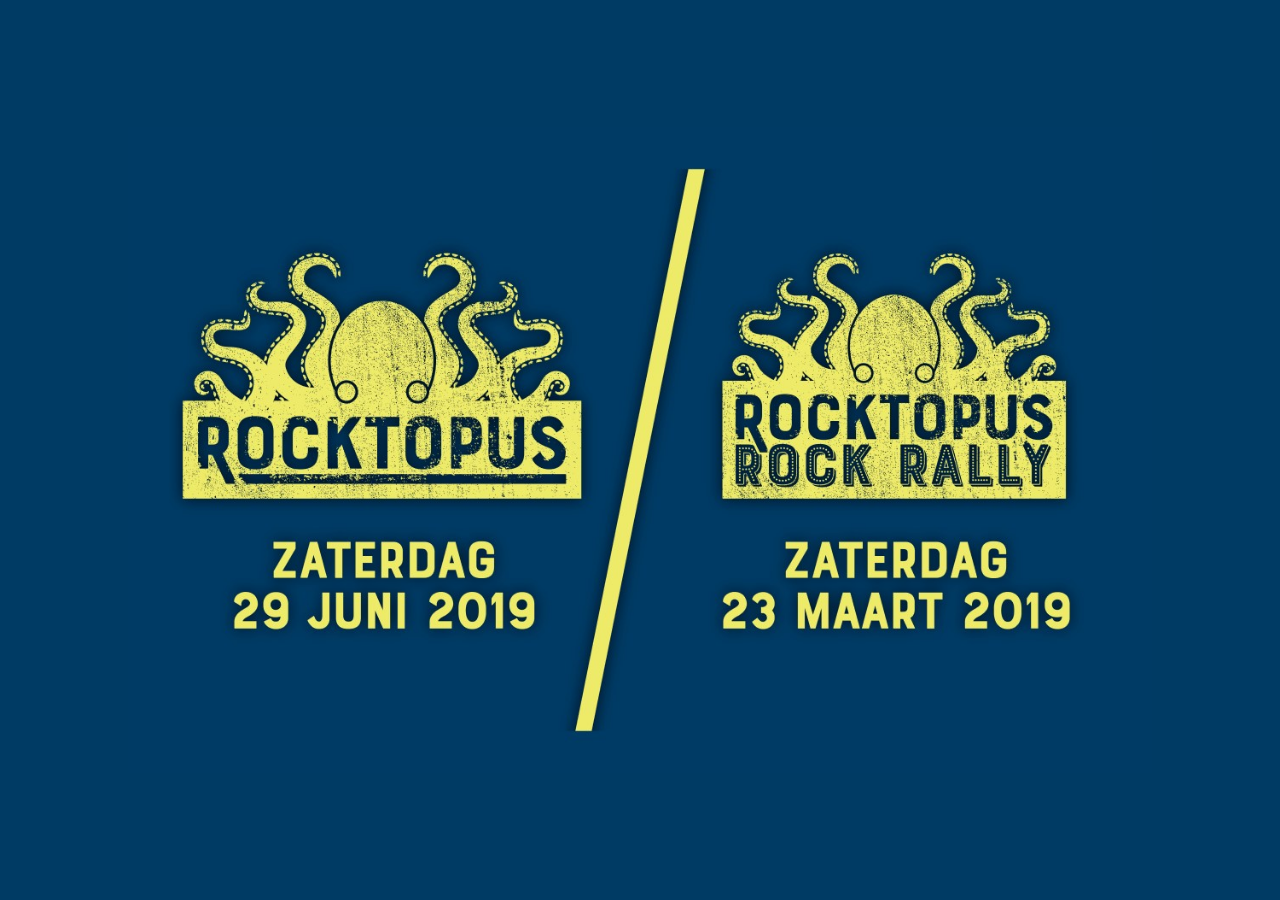
<file: index.html>
﻿<!DOCTYPE html>
<html>

<head>

    <meta charset="utf-8">
    <meta name="viewport" content="width=device-width, initial-scale=1">
    <link href="assets/favicon.ico" rel="shortcut icon">
    <title>Rocktopus Festival</title>
    <style>
        
        html, body {
            width: 100%;
            height: 100%;
            display: flex;
            background-color: #003B64;
        }

        * {
            margin: 0;
            padding: 0;
        }

        .parent {
            margin: auto;
            display: flex;
            height: 80%;
            width: 80%;
        }

        .child {
            margin: auto; /* Magic! */
            max-width: 100%;
            max-height: 100%;
        }
    </style>
</head>

<body>

    <div class="parent">
        <img class="child"
             src="/assets/rocktopus-2019.jpg"
             alt="Rocktopus Rockrally 23 maart 2019 | Rocktopus festival 29 juni 2019" />
    </div>

</body>

</html>
</file>
